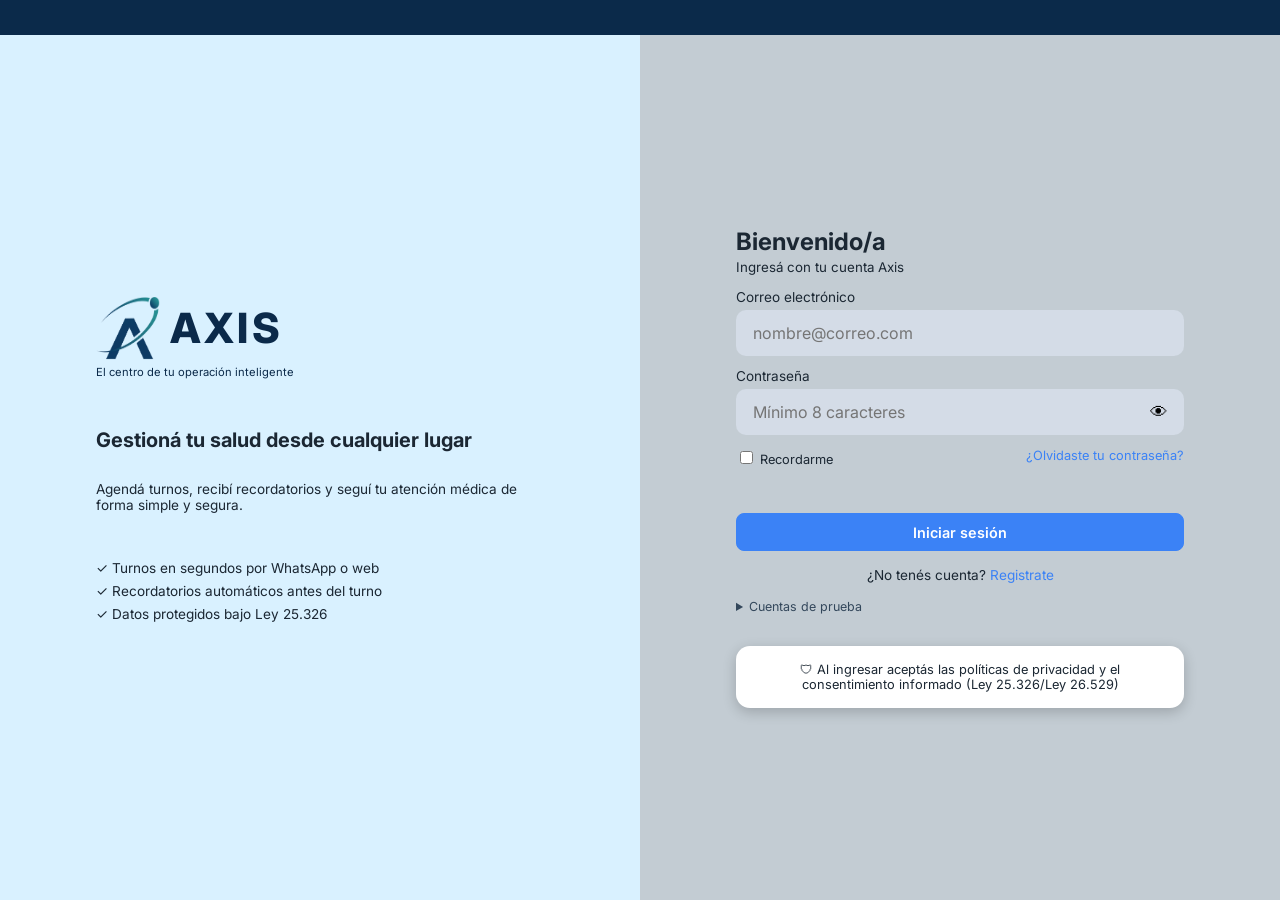
<file: static/index.html>
﻿<!DOCTYPE html>
<html lang="es">
    <head><meta charset="UTF-8">
        <meta name="viewport" content="width=device-width, initial-scale=1">
        <title>Iniciar sesión · AXIS</title><link rel="icon" href="img/logo.png">
        <link href="https://fonts.googleapis.com/css2?family=Inter:wght@400;500;600;700;800&display=swap" rel="stylesheet">
        <link rel="stylesheet" href="css/styles.css">
    </head>
<body data-page="login">
    <header class="topbar" style="padding:1.1rem">
    </header>
<main class="login">
    <section class="left">
        <div>
            <div class="brand">
                <img src="img/logo.png" alt="">AXIS</div><small>El centro de tu operación inteligente</small>
            </div>
        <h2>Gestioná tu salud desde cualquier lugar</h2>
        <p style="font-size:.85rem">Agendá turnos, recibí recordatorios y seguí tu atención médica de forma simple y segura.</p>
        <ul>
            <li>✓ Turnos en segundos por WhatsApp o web</li>
            <li>✓ Recordatorios automáticos antes del turno</li>
            <li>✓ Datos protegidos bajo Ley 25.326</li>
        </ul>
    </section>
    <section class="right"><form id="form" novalidate>
        <h1 style="margin:0">Bienvenido/a</h1><small>Ingresá con tu cuenta Axis</small>
        <p class="okmsg" id="msg" role="status"></p>
        <div class="field"><label for="email">Correo electrónico</label>
            <input id="email" type="email" placeholder="nombre@correo.com" autocomplete="username">
        </div>
        <div class="field"><label for="pass">Contraseña</label>
            <div class="pw">
                <input id="pass" type="password" placeholder="Mínimo 8 caracteres" autocomplete="current-password"><button type="button" class="eye" aria-label="Mostrar contraseña" aria-pressed="false">👁</button>
            </div>
        </div>
            <div class="opts"><label><input type="checkbox" id="rec"> Recordarme</label><a href="#">¿Olvidaste tu contraseña?</a>
            </div>
        <p class="err" id="err" role="alert"></p><button class="btn primary block" type="submit">Iniciar sesión</button>
        <p class="center">¿No tenés cuenta? <a href="registro.html">Registrate</a></p>
        <details class="demo"><summary>Cuentas de prueba</summary>
        <p>martina.lopez@axis.com.ar — Axis2026!
            <br>lucas.benitez@axis.com.ar — lucas12345
            <br>carolina.ruiz@axis.com.ar — Turnos2026</p></details></form>
        <div class="legal">🛡 Al ingresar aceptás las políticas de privacidad y el consentimiento informado (Ley 25.326/Ley 26.529)
        </div>
    </section>
</main>
<script src="js/app.js">

</script>
</body>
</html>
</file>
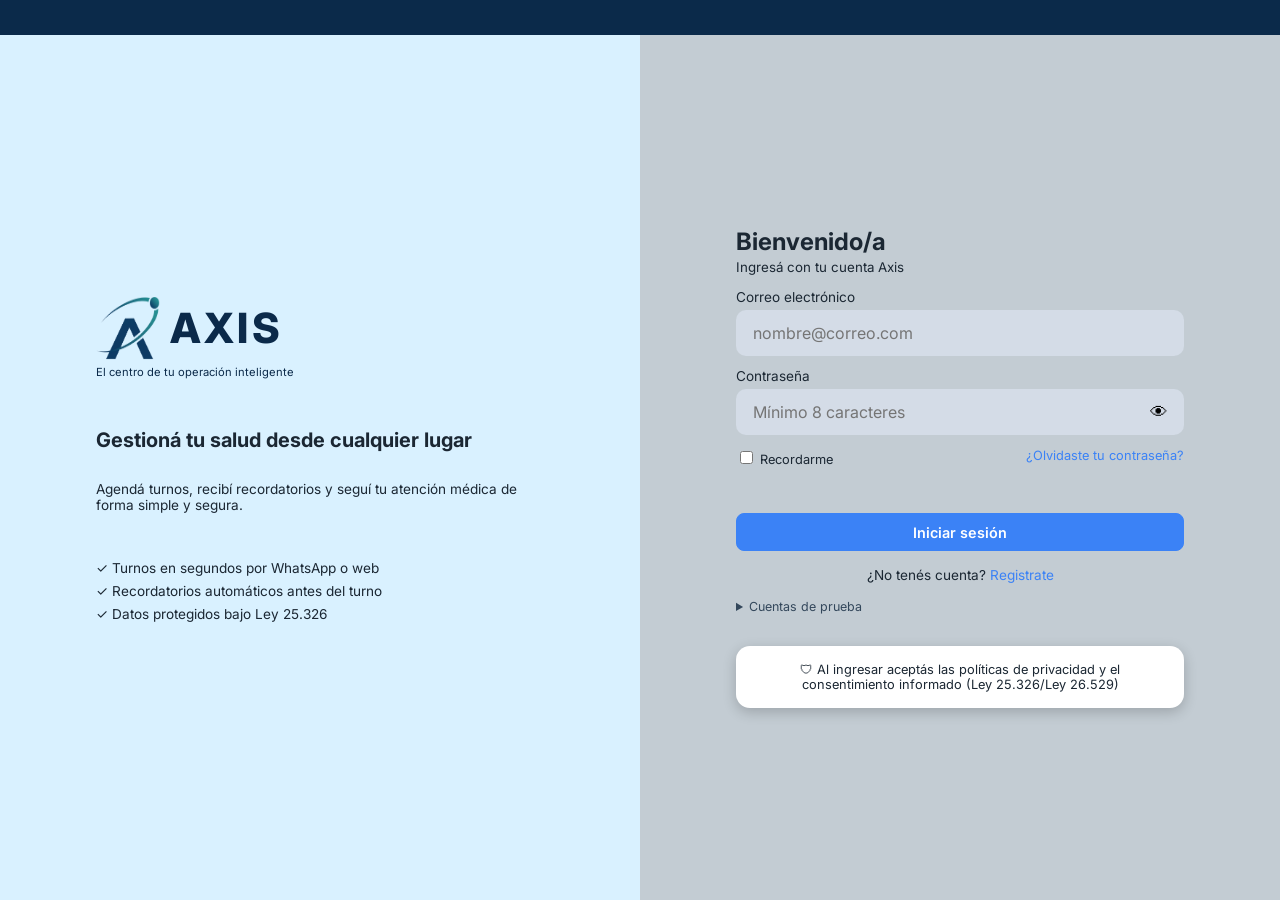
<file: static/confirmar.html>
﻿
<!DOCTYPE html>
<html lang="es">
<head>
  <!-- Configuración general del documento -->
  <meta charset="UTF-8">
  <meta name="viewport" content="width=device-width, initial-scale=1">
  <title>Mis turnos · AXIS</title>

  <!-- Ícono que aparece en la pestaña del navegador -->
  <link rel="icon" href="img/logo.png">

  <!-- Fuente utilizada en toda la plataforma -->
  <link href="https://fonts.googleapis.com/css2?family=Inter:wght@400;500;600;700;800&display=swap" rel="stylesheet">

  <!-- Hoja de estilos principal -->
  <link rel="stylesheet" href="css/styles.css">
</head>

<!-- Identifica la página actual para que JavaScript ejecute la lógica correspondiente -->
<body data-page="turnos">

  <!-- Barra superior con el logo y los datos del usuario -->
  <header class="topbar">
    <a class="brand" href="panel.html">
      <img src="img/logo.png" alt="">AXIS
    </a>

    <div class="user">
      <!-- El avatar y el nombre del usuario se completan desde JavaScript -->
      <div class="avatar" id="av"></div>
      <span class="n" id="un"></span>

      <!-- Enlace para cerrar la sesión y volver al inicio -->
      <a href="index.html" id="salir" style="color:#fff;font-size:.8rem;margin-left:.8rem">Salir</a>
    </div>
  </header>

  <div class="layout">

    <!-- Menú lateral de navegación del paciente -->
    <aside class="sidebar">
      <div>
        <h2>PACIENTE</h2>

        <nav aria-label="Principal">
          <a href="panel.html"><span aria-hidden="true">▦</span>Inicio</a>
          <a href="nuevo-turno.html"><span aria-hidden="true">＋</span>Nuevo turno</a>

          <!-- active indica visualmente cuál es la sección actual -->
          <a href="mis-turnos.html" class="active" aria-current="page"><span aria-hidden="true">▤</span>Mis turnos</a>

          <a href="perfil.html"><span aria-hidden="true">☺</span>Mi perfil</a>

          <!-- Abre WhatsApp en una pestaña nueva con un mensaje inicial -->
          <a href="https://wa.me/5491100000000?text=Hola%20AXIS%2C%20quiero%20agendar%20un%20turno" target="_blank" rel="noopener noreferrer"><span aria-hidden="true">💬</span>Chatbot WA</a>
        </nav>
      </div>

      <!-- Información institucional y legal -->
      <footer>
        © 2026 AXIS — Todos los derechos reservados<br>
        Plataforma protegida bajo Ley 25.326
      </footer>
    </aside>

    <!-- Contenido principal de la página de turnos -->
    <main class="main">

      <!-- Encabezado de la sección y acceso directo para solicitar un nuevo turno -->
      <div class="tabs">
        <h1 style="margin:0 auto 0 0">Mis turnos</h1>
        <a class="btn primary" href="nuevo-turno.html">📅 Nuevo turno</a>
      </div>

      <!-- Filtros para consultar los turnos según su estado o fecha -->
      <div class="tabs">
        <!-- data-v indica a JavaScript qué tipo de turnos debe mostrar -->
        <button class="tab on" data-v="proximos">Próximos</button>
        <button class="tab" data-v="historial">Historial</button>
        <button class="tab" data-v="cancelados">Cancelados</button>
      </div>

      <!-- JavaScript carga aquí los turnos del paciente según el filtro seleccionado -->
      <div id="lista"></div>
    </main>
  </div>

  <!-- Archivo JavaScript encargado de consultar la API, aplicar los filtros y actualizar el listado -->
  <script src="js/app.js"></script>
</body>
</html>
</file>
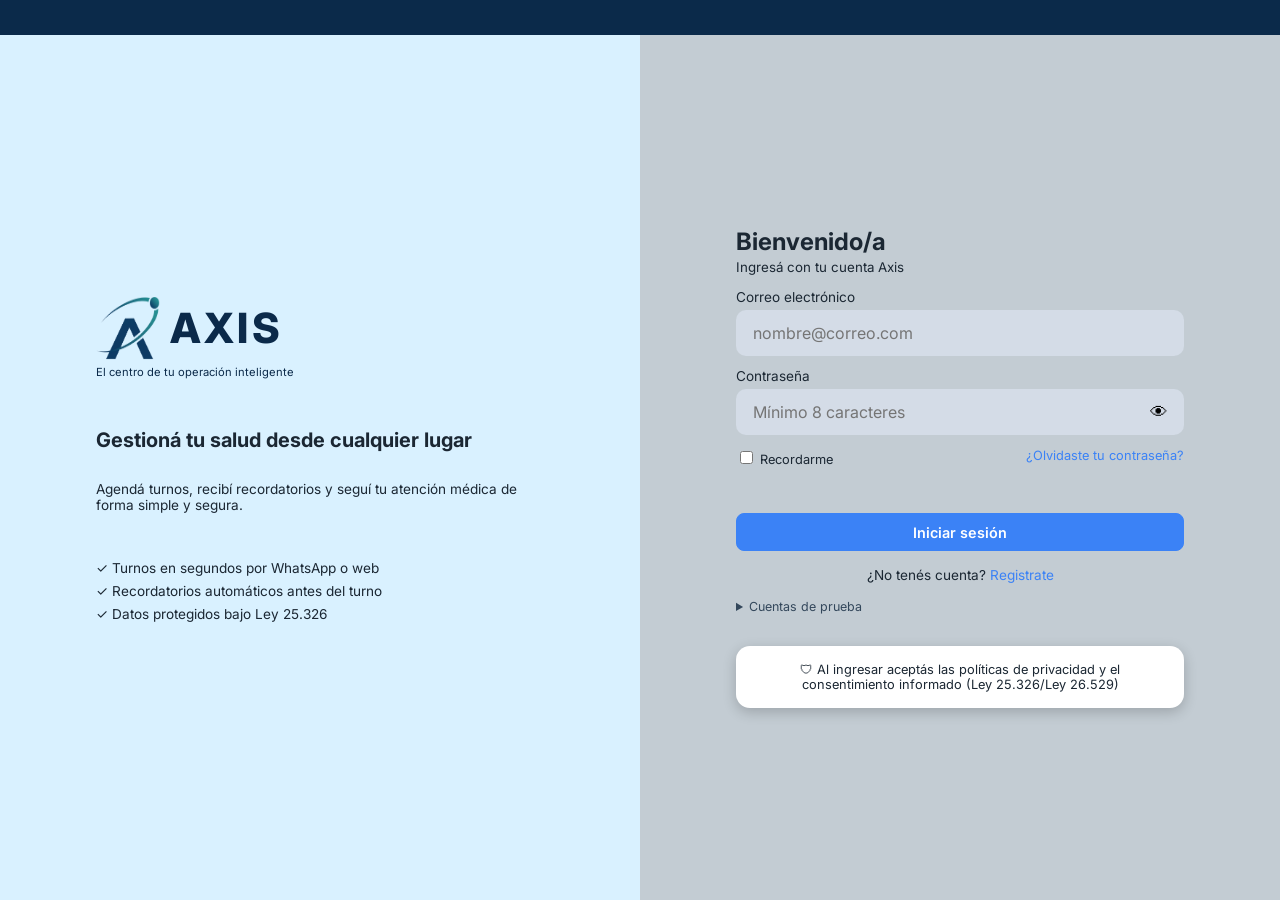
<file: static/mis-turnos.html>
﻿<!DOCTYPE html>
<html lang="es">
<head>
    <meta charset="UTF-8">
    <meta name="viewport" content="width=device-width, initial-scale=1">
    <title>Mis turnos · AXIS</title>
    <link rel="icon" href="img/logo.png">
    <link href="https://fonts.googleapis.com/css2?family=Inter:wght@400;500;600;700;800&display=swap" rel="stylesheet">
    <link rel="stylesheet" href="css/styles.css">
</head>
<body data-page="turnos">
    <header class="topbar">
        <a class="brand" href="panel.html">
            <img src="img/logo.png" alt="">AXIS
        </a>
        <div class="user">
            <div class="avatar" id="av"></div>
            <span class="n" id="un"></span>
            <a href="index.html" id="salir" style="color:#fff;font-size:.8rem;margin-left:.8rem">Salir</a>
        </div>
    </header>
    <div class="layout">
        <aside class="sidebar">
            <div>
                <h2>PACIENTE</h2>
                <nav aria-label="Principal">
                    <a href="panel.html"><span aria-hidden="true">▦</span>Inicio</a>
                    <a href="nuevo-turno.html"><span aria-hidden="true">＋</span>Nuevo turno</a>
                    <a href="mis-turnos.html" class="active" aria-current="page"><span aria-hidden="true">▤</span>Mis turnos</a>
                    <a href="perfil.html"><span aria-hidden="true">☺</span>Mi perfil</a>
                    <a href="https://wa.me/5491100000000?text=Hola%20AXIS%2C%20quiero%20agendar%20un%20turno" target="_blank" rel="noopener noreferrer"><span aria-hidden="true">💬</span>Chatbot WA</a>
                </nav>
            </div>
            <footer>
                © 2026 AXIS — Todos los derechos reservados<br>
                Plataforma protegida bajo Ley 25.326
            </footer>
        </aside>
        <main class="main">
            <div class="tabs">
                <h1 style="margin:0 auto 0 0">Mis turnos</h1>
                <a class="btn primary" href="nuevo-turno.html">📅 Nuevo turno</a>
            </div>
            <div class="tabs">
                <button class="tab on" data-v="proximos">Próximos</button>
                <button class="tab" data-v="historial">Historial</button>
                <button class="tab" data-v="cancelados">Cancelados</button>
            </div>
            <div id="lista"></div>
        </main>
    </div>
    <script src="js/app.js"></script>
</body>
</html>
</file>
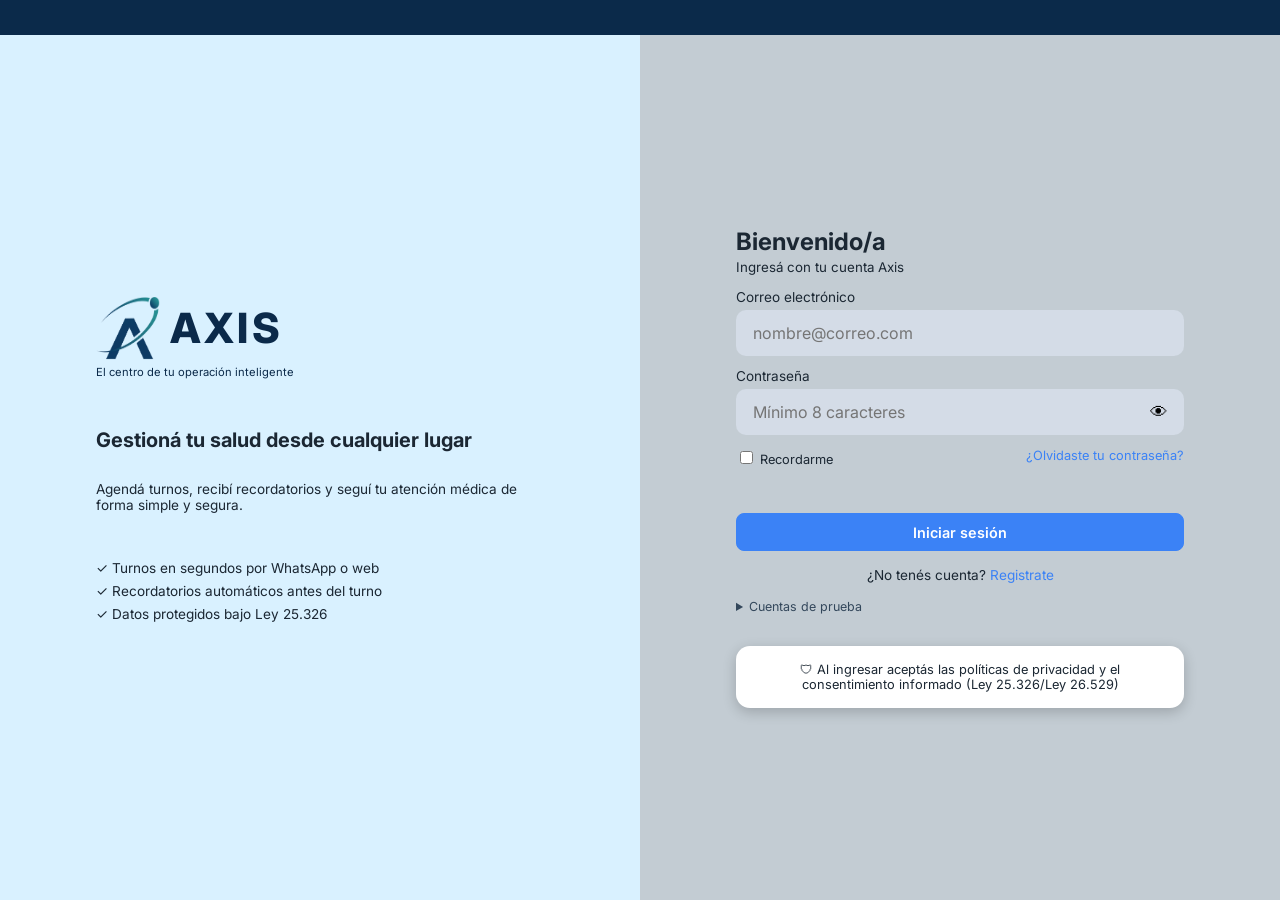
<file: static/nuevo-turno.html>
﻿
<!DOCTYPE html>
<html lang="es">
<head>
    <!-- Configuración general del documento -->
    <meta charset="UTF-8">
    <meta name="viewport" content="width=device-width, initial-scale=1">
    <title>Nuevo turno · AXIS</title>

    <!-- Ícono que aparece en la pestaña del navegador -->
    <link rel="icon" href="img/logo.png">

    <!-- Fuente utilizada en toda la plataforma -->
    <link href="https://fonts.googleapis.com/css2?family=Inter:wght@400;500;600;700;800&display=swap" rel="stylesheet">

    <!-- Hoja de estilos principal -->
    <link rel="stylesheet" href="css/styles.css">
</head>

<!-- data-page permite identificar qué página está abierta desde JavaScript -->
<body data-page="nuevo">

    <!-- Barra superior con el logo y los datos del usuario -->
    <header class="topbar">
        <a class="brand" href="panel.html">
            <img src="img/logo.png" alt="">AXIS
        </a>

        <div class="user">
            <!-- El avatar y el nombre se completan desde JavaScript -->
            <div class="avatar" id="av"></div>
            <span class="n" id="un"></span>

            <!-- Enlace para cerrar la sesión y volver al inicio -->
            <a href="index.html" id="salir" style="color:#fff;font-size:.8rem;margin-left:.8rem">Salir</a>
        </div>
    </header>

    <div class="layout">

        <!-- Menú lateral de navegación del paciente -->
        <aside class="sidebar">
            <div>
                <h2>PACIENTE</h2>

                <nav aria-label="Principal">
                    <a href="panel.html"><span aria-hidden="true">▦</span>Inicio</a>

                    <!-- active indica visualmente cuál es la sección actual -->
                    <a href="nuevo-turno.html" class="active" aria-current="page"><span aria-hidden="true">＋</span>Nuevo turno</a>

                    <a href="mis-turnos.html"><span aria-hidden="true">▤</span>Mis turnos</a>
                    <a href="perfil.html"><span aria-hidden="true">☺</span>Mi perfil</a>

                    <!-- Abre una conversación de WhatsApp en una pestaña nueva -->
                    <a href="https://wa.me/5491100000000?text=Hola%20AXIS%2C%20quiero%20agendar%20un%20turno" target="_blank" rel="noopener noreferrer"><span aria-hidden="true">💬</span>Chatbot WA</a>
                </nav>
            </div>

            <!-- Información institucional y legal -->
            <footer>
                © 2026 AXIS — Todos los derechos reservados<br>
                Plataforma protegida bajo Ley 25.326
            </footer>
        </aside>

        <!-- Contenido principal de la página -->
        <main class="main">

            <!-- Título de la sección y acceso para volver al panel -->
            <h1><a href="panel.html" aria-label="Volver">←</a> Agendar nuevo turno</h1>

            <!-- Indicadores de las etapas del proceso de agendamiento -->
            <div class="steps" aria-hidden="true">
                <div class="step"><i>1</i>Especialidad</div>
                <div class="step"><i>2</i>Profesional</div>
                <div class="step"><i>3</i>Horario</div>
                <div class="step"><i>4</i>Confirmar</div>
            </div>

            <!-- Primer paso: selección de la especialidad médica -->
            <!-- Las opciones se cargan dinámicamente desde JavaScript -->
            <label class="block-title" for="esp">Especialidad</label>
            <select id="esp" class="sel"></select>

            <!-- Segundo paso: selección del profesional -->
            <!-- Se muestra una vez seleccionada la especialidad -->
            <div id="s-prof" class="hidden">
                <label class="block-title" for="prof">Profesional</label>
                <select id="prof" class="sel"></select>
            </div>

            <!-- Tercer paso: selección de fecha y horario -->
            <!-- Esta sección se habilita después de elegir un profesional -->
            <div id="s-fecha" class="hidden">
                <p class="block-title">Seleccioná una fecha disponible</p>

                <!-- Calendario para consultar y seleccionar fechas -->
                <div class="cal">
                    <div class="cal-head">
                        <button id="prev" aria-label="Mes anterior">‹</button>
                        <span id="mes"></span>
                        <button id="next" aria-label="Mes siguiente">›</button>
                    </div>

                    <!-- JavaScript genera los días del calendario dentro de este contenedor -->
                    <div class="grid7" id="dias"></div>
                </div>

                <!-- Muestra los horarios disponibles para la fecha seleccionada -->
                <p class="block-title" id="h-tit"></p>
                <div class="slots" id="slots"></div>
            </div>

            <!-- Botón para avanzar al siguiente paso del agendamiento -->
            <!-- JavaScript controla cuándo se habilita la opción de continuar -->
            <div class="actions">
                <a class="btn dark" id="cont" href="#" aria-disabled="true">Continuar →</a>
            </div>
        </main>
    </div>

    <!-- Archivo JavaScript que controla la lógica del agendamiento -->
    <script src="js/app.js"></script>
</body>
</html>
</file>
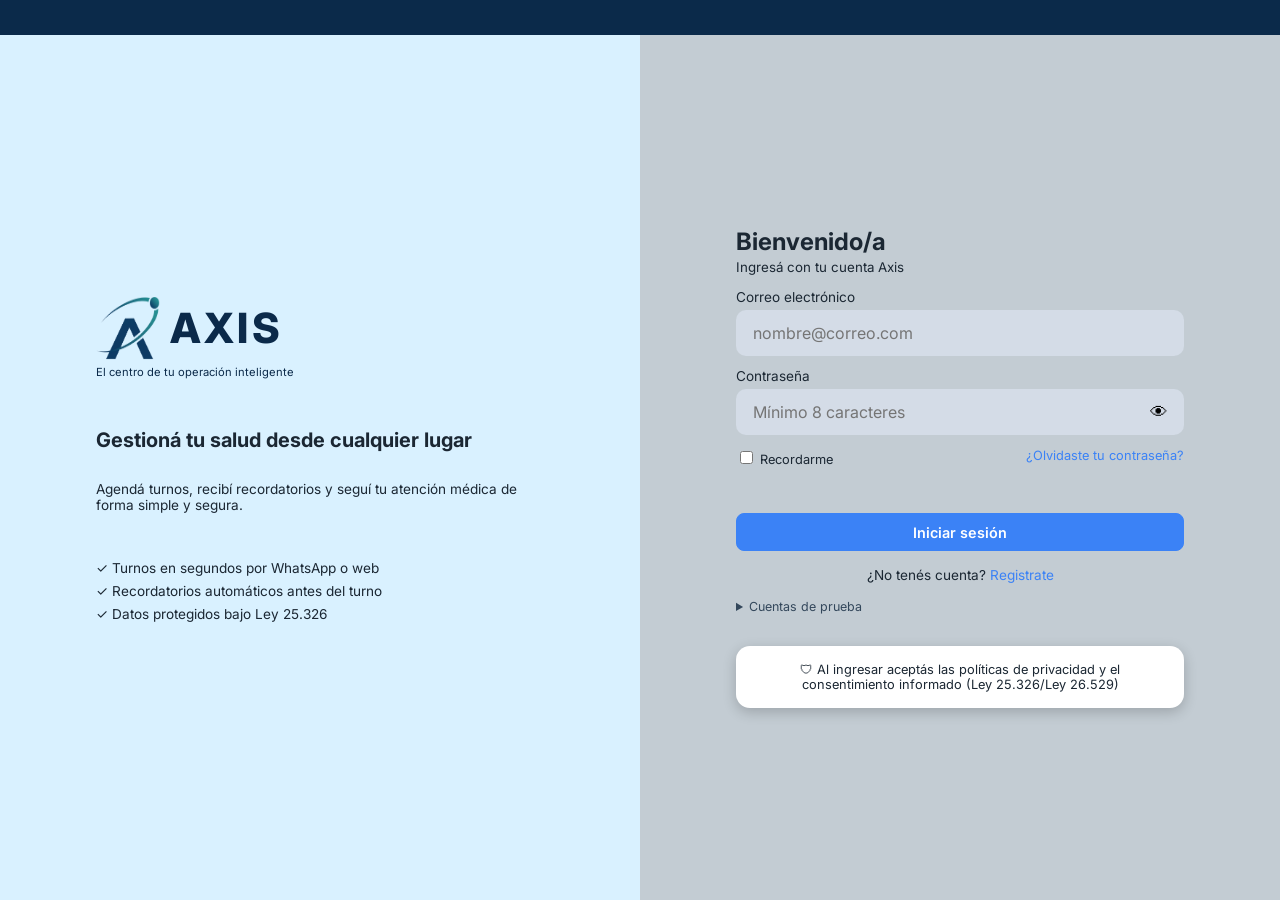
<file: static/panel.html>
﻿
<!DOCTYPE html>
<html lang="es">
<head>
    <!-- Configuración general del documento -->
    <meta charset="UTF-8">
    <meta name="viewport" content="width=device-width, initial-scale=1">
    <title>Inicio · AXIS</title>

    <!-- Ícono que aparece en la pestaña del navegador -->
    <link rel="icon" href="img/logo.png">

    <!-- Fuente utilizada en toda la plataforma -->
    <link href="https://fonts.googleapis.com/css2?family=Inter:wght@400;500;600;700;800&display=swap" rel="stylesheet">

    <!-- Hoja de estilos principal -->
    <link rel="stylesheet" href="css/styles.css">
</head>

<!-- Identifica la página actual para que JavaScript ejecute la lógica correspondiente -->
<body data-page="panel">

    <!-- Barra superior con el logo y los datos del usuario -->
    <header class="topbar">
        <a class="brand" href="panel.html">
            <img src="img/logo.png" alt="">AXIS
        </a>

        <div class="user">
            <!-- El avatar y el nombre del usuario se completan desde JavaScript -->
            <div class="avatar" id="av"></div>
            <span class="n" id="un"></span>

            <!-- Enlace para cerrar la sesión y volver al inicio -->
            <a href="index.html" id="salir" style="color:#fff;font-size:.8rem;margin-left:.8rem">Salir</a>
        </div>
    </header>

    <div class="layout">

        <!-- Menú lateral de navegación del paciente -->
        <aside class="sidebar">
            <div>
                <h2>PACIENTE</h2>

                <nav aria-label="Principal">
                    <!-- active indica visualmente cuál es la sección actual -->
                    <a href="panel.html" class="active" aria-current="page"><span aria-hidden="true">▦</span>Inicio</a>

                    <a href="nuevo-turno.html"><span aria-hidden="true">＋</span>Nuevo turno</a>
                    <a href="mis-turnos.html"><span aria-hidden="true">▤</span>Mis turnos</a>
                    <a href="perfil.html"><span aria-hidden="true">☺</span>Mi perfil</a>

                    <!-- Abre WhatsApp en una pestaña nueva con un mensaje inicial -->
                    <a href="https://wa.me/5491100000000?text=Hola%20AXIS%2C%20quiero%20agendar%20un%20turno" target="_blank" rel="noopener noreferrer"><span aria-hidden="true">💬</span>Chatbot WA</a>
                </nav>
            </div>

            <!-- Información institucional y legal -->
            <footer>
                © 2026 AXIS — Todos los derechos reservados<br>
                Plataforma protegida bajo Ley 25.326
            </footer>
        </aside>

        <!-- Contenido principal del panel del paciente -->
        <main class="main">

            <!-- Bienvenida personalizada y acceso directo al agendamiento -->
            <section class="hero">
                <div>
                    <small>Buen día,</small>

                    <!-- Muestra el nombre del paciente obtenido desde el backend -->
                    <h2 id="nombre">&nbsp;</h2>

                    <span class="q">¿Necesitás un turno médico hoy?</span>
                </div>

                <a class="btn primary" href="nuevo-turno.html">📅 Agendar turno</a>
            </section>

            <!-- Resumen de la actividad del paciente -->
            <section class="stats">
                <div class="stat">
                    <!-- Cantidad de turnos pendientes o confirmados con fecha actual o futura -->
                    <b id="n-prox">–</b>Turnos próximos
                </div>

                <div class="stat">
                    <!-- Cantidad de turnos que ya fueron realizados -->
                    <b id="n-real">–</b>Turnos realizados
                </div>

                <div class="stat">
                    <!-- Cantidad de turnos próximos que se encuentran confirmados -->
                    <b id="n-rec">–</b>Recordatorio activo
                </div>
            </section>

            <!-- Listado resumido de los próximos turnos del paciente -->
            <section class="panel">
                <header>
                    <span>Próximos turnos</span>
                    <a href="mis-turnos.html">Ver todos</a>
                </header>

                <!-- JavaScript consulta los próximos turnos del paciente y muestra los resultados -->
                <div id="lista"></div>
            </section>

            <!-- Acceso directo al canal de atención por WhatsApp -->
            <a class="wa" href="https://wa.me/5491100000000?text=Hola%20AXIS%2C%20quiero%20agendar%20un%20turno" target="_blank" rel="noopener noreferrer">
                <img class="ico" src="img/whatsapp.png" alt="WhatsApp">

                <span style="flex:1">
                    <b>Agendá por WhatsApp</b>
                    <small>Escribinos y el chatbot te asigna un turno en segundos</small>
                </span>
                →
            </a>
        </main>
    </div>

    <!-- Archivo JavaScript encargado de consultar la API y actualizar el contenido del panel -->
    <script src="js/app.js"></script>
</body>
</html>
</file>
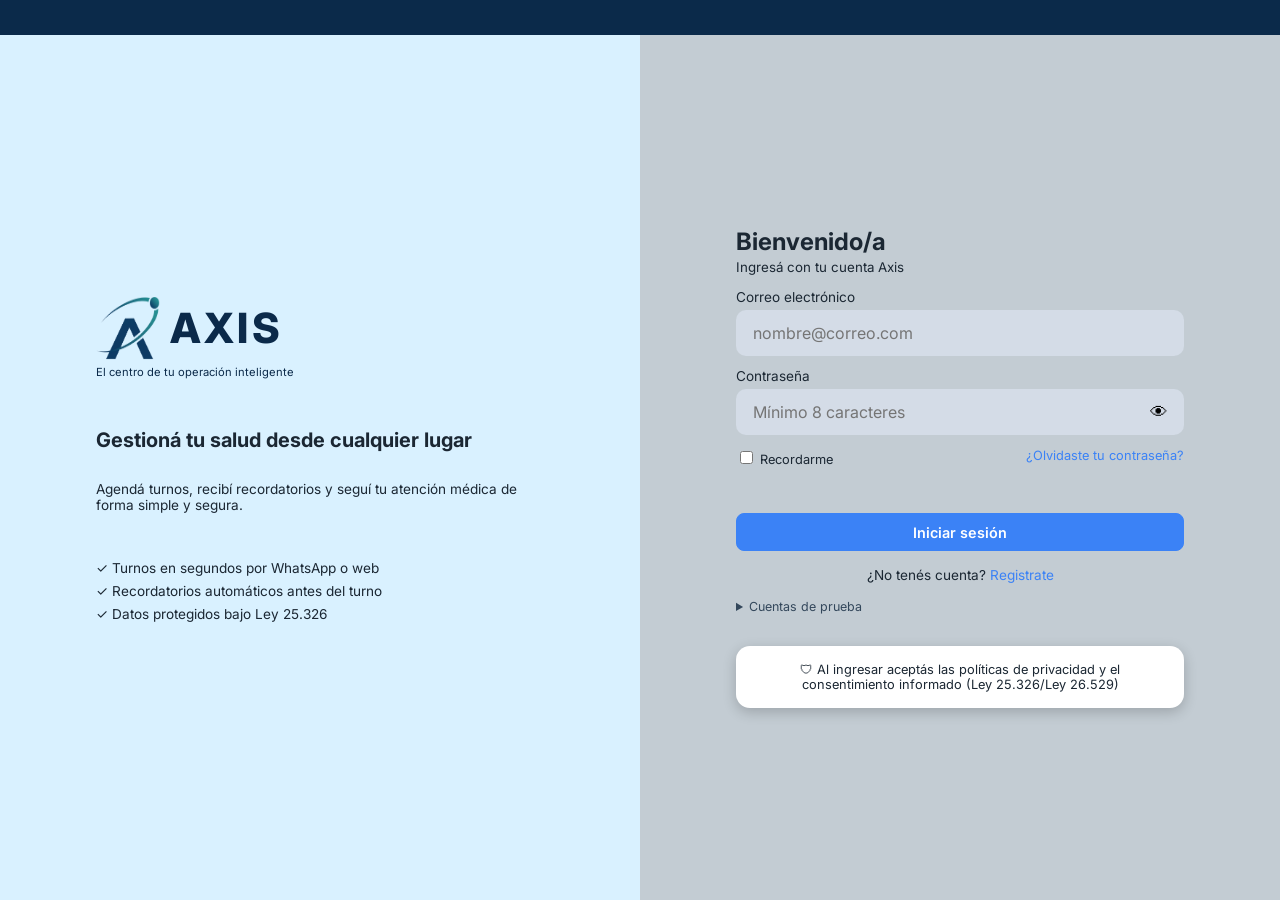
<file: static/perfil.html>
﻿
<!DOCTYPE html>
<html lang="es">
<head>
    <!-- Configuración general del documento -->
    <meta charset="UTF-8">
    <meta name="viewport" content="width=device-width, initial-scale=1">
    <title>Mi perfil · AXIS</title>

    <!-- Ícono que aparece en la pestaña del navegador -->
    <link rel="icon" href="img/logo.png">

    <!-- Fuente utilizada en toda la plataforma -->
    <link href="https://fonts.googleapis.com/css2?family=Inter:wght@400;500;600;700;800&display=swap" rel="stylesheet">

    <!-- Hoja de estilos principal -->
    <link rel="stylesheet" href="css/styles.css">
</head>

<!-- Identifica la página actual para que JavaScript ejecute la lógica correspondiente -->
<body data-page="perfil">

    <!-- Barra superior con el logo y los datos del usuario -->
    <header class="topbar">
        <a class="brand" href="panel.html">
            <img src="img/logo.png" alt="">AXIS
        </a>

        <div class="user">
            <!-- El avatar y el nombre del usuario se completan desde JavaScript -->
            <div class="avatar" id="av"></div>
            <span class="n" id="un"></span>

            <!-- Enlace para cerrar la sesión y volver al inicio -->
            <a href="index.html" id="salir" style="color:#fff;font-size:.8rem;margin-left:.8rem">Salir</a>
        </div>
    </header>

    <div class="layout">

        <!-- Menú lateral de navegación del paciente -->
        <aside class="sidebar">
            <div>
                <h2>PACIENTE</h2>

                <nav aria-label="Principal">
                    <a href="panel.html"><span aria-hidden="true">▦</span>Inicio</a>
                    <a href="nuevo-turno.html"><span aria-hidden="true">＋</span>Nuevo turno</a>
                    <a href="mis-turnos.html"><span aria-hidden="true">▤</span>Mis turnos</a>

                    <!-- active indica visualmente cuál es la sección actual -->
                    <a href="perfil.html" class="active" aria-current="page"><span aria-hidden="true">☺</span>Mi perfil</a>

                    <!-- Abre WhatsApp en una pestaña nueva con un mensaje inicial -->
                    <a href="https://wa.me/5491100000000?text=Hola%20AXIS%2C%20quiero%20agendar%20un%20turno" target="_blank" rel="noopener noreferrer"><span aria-hidden="true">💬</span>Chatbot WA</a>
                </nav>
            </div>

            <!-- Información institucional y legal -->
            <footer>
                © 2026 AXIS — Todos los derechos reservados<br>
                Plataforma protegida bajo Ley 25.326
            </footer>
        </aside>

        <!-- Contenido principal de la página de perfil -->
        <main class="main">
            <h1>Mi perfil</h1>

            <!-- JavaScript carga aquí los datos personales del paciente obtenidos desde el backend -->
            <section class="panel" id="datos"></section>
        </main>
    </div>

    <!-- Archivo JavaScript encargado de consultar la API y mostrar la información del perfil -->
    <script src="js/app.js"></script>
</body>
</html>
</file>
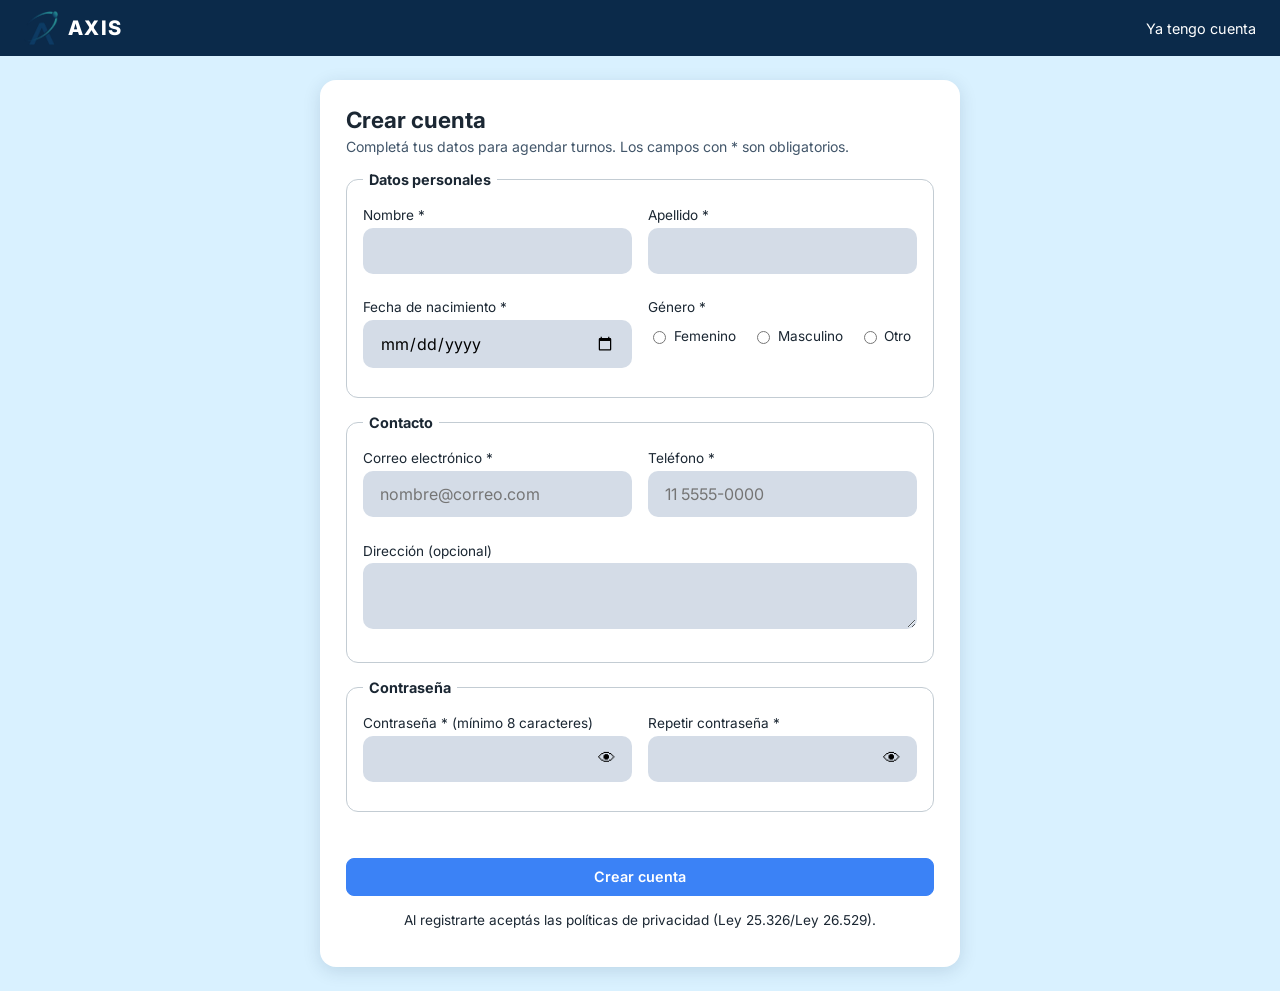
<file: static/registro.html>
﻿
<!DOCTYPE html>
<html lang="es">
<head>
    <!-- Configuración general del documento -->
    <meta charset="UTF-8">
    <meta name="viewport" content="width=device-width, initial-scale=1">
    <title>Crear cuenta · AXIS</title>

    <!-- Ícono que aparece en la pestaña del navegador -->
    <link rel="icon" href="img/logo.png">

    <!-- Fuente utilizada en toda la plataforma -->
    <link href="https://fonts.googleapis.com/css2?family=Inter:wght@400;500;600;700;800&display=swap" rel="stylesheet">

    <!-- Hoja de estilos principal -->
    <link rel="stylesheet" href="css/styles.css">
</head>

<!-- Identifica la página actual para que JavaScript ejecute la lógica correspondiente -->
<body data-page="registro">

    <!-- Barra superior con el logo y el acceso para quienes ya tienen una cuenta -->
    <header class="topbar">
        <a class="brand" href="index.html">
            <img src="img/logo.png" alt="">AXIS
        </a>

        <!-- Permite volver a la pantalla de inicio de sesión -->
        <a href="index.html" style="color:#fff;font-size:.9rem">Ya tengo cuenta</a>
    </header>

    <!-- Contenedor principal del formulario de registro -->
    <main class="reg">

        <!-- Formulario utilizado para recopilar los datos del nuevo paciente -->
        <form id="form" class="regcard">
            <h1>Crear cuenta</h1>
            <p class="sub">Completá tus datos para agendar turnos. Los campos con * son obligatorios.</p>
            
            <!-- Grupo de campos correspondientes a la información personal -->
            <fieldset>
                <legend>Datos personales</legend>

                <!-- Organiza los campos en dos columnas -->
                <div class="grid2">
                    <div class="field">
                        <label for="nombre">Nombre *</label>
                        <input id="nombre" name="nombre" type="text" required autocomplete="given-name">
                    </div>

                    <div class="field">
                        <label for="apellido">Apellido *</label>
                        <input id="apellido" name="apellido" type="text" required autocomplete="family-name">
                    </div>

                    <div class="field">
                        <label for="nac">Fecha de nacimiento *</label>
                        <input id="nac" name="nacimiento" type="date" min="1900-01-01" required>
                    </div>

                    <div class="field">
                        <span class="lbl">Género *</span>

                        <!-- Permite seleccionar una sola opción entre las disponibles -->
                        <div class="radios">
                            <label><input type="radio" name="genero" value="Femenino" required> Femenino</label>
                            <label><input type="radio" name="genero" value="Masculino"> Masculino</label>
                            <label><input type="radio" name="genero" value="Otro"> Otro</label>
                        </div>
                    </div>
                </div>
            </fieldset>
            
            <!-- Grupo de campos destinados a los medios de contacto del paciente -->
            <fieldset>
                <legend>Contacto</legend>

                <div class="grid2">
                    <div class="field">
                        <label for="email">Correo electrónico *</label>
                        <input id="email" name="email" type="email" required autocomplete="email" placeholder="nombre@correo.com">
                    </div>

                    <div class="field">
                        <label for="tel">Teléfono *</label>

                        <!-- Acepta números y algunos caracteres habituales en los teléfonos -->
                        <input id="tel" name="telefono" type="tel" required pattern="[0-9+\s\-()]{8,}" title="Mínimo 8 números" autocomplete="tel" placeholder="11 5555-0000">
                    </div>

                    <div class="field full">
                        <label for="dir">Dirección (opcional)</label>
                        <textarea id="dir" name="direccion" rows="2" autocomplete="street-address"></textarea>
                    </div>
                </div>
            </fieldset>
            
            <!-- Grupo de campos para establecer y confirmar la contraseña -->
            <fieldset>
                <legend>Contraseña</legend>

                <div class="grid2">
                    <div class="field">
                        <label for="pass">Contraseña * (mínimo 8 caracteres)</label>

                        <div class="pw">
                            <!-- La contraseña se oculta inicialmente mientras se escribe -->
                            <input id="pass" type="password" minlength="8" required autocomplete="new-password">

                            <!-- Permite mostrar u ocultar el contenido del campo -->
                            <button type="button" class="eye" aria-label="Mostrar contraseña" aria-pressed="false">👁</button>
                        </div>
                    </div>

                    <div class="field">
                        <label for="pass2">Repetir contraseña *</label>

                        <div class="pw">
                            <!-- Campo para volver a ingresar la contraseña y comprobar que coincida -->
                            <input id="pass2" type="password" minlength="8" required autocomplete="new-password">

                            <!-- Permite mostrar u ocultar el contenido del campo -->
                            <button type="button" class="eye" aria-label="Mostrar contraseña" aria-pressed="false">👁</button>
                        </div>
                    </div>
                </div>
            </fieldset>
            
            <!-- Espacio donde JavaScript muestra los errores que se produzcan durante el registro -->
            <p class="err" id="err" role="alert"></p>

            <!-- Envía el formulario para validar los datos y solicitar la creación de la cuenta -->
            <button class="btn primary block" type="submit">Crear cuenta</button>

            <!-- Información sobre las normas de privacidad aplicables al tratamiento de los datos -->
            <p class="center">Al registrarte aceptás las políticas de privacidad (Ley 25.326/Ley 26.529).</p>
        </form>
    </main>

    <!-- Archivo JavaScript encargado de validar el formulario y comunicarse con el backend -->
    <script src="js/app.js"></script>
</body>
</html>
</file>
<file: static/css/styles.css>
/* Variables globales: permiten mantener los mismos colores y la misma tipografía en toda la plataforma */
:root {
  --navy: #0b2a4a;
  --sky: #d9f1ff;
  --steel: #c3ccd3;
  --blue: #3b82f6;
  --teal: #19b5a5;
  --amber: #f59e0b;
  --red: #c62828;
  --ink: #1b2733;
  --line: #8a97a3;
  --font: "Inter",system-ui,-apple-system,"Segoe UI",Roboto,sans-serif;
}

/* Aplica el cálculo del tamaño de los elementos incluyendo el padding y el borde */
* {
  box-sizing: border-box;
}

/* Configuración general de la página */
body {
  margin: 0;
  font-family: var(--font);
  color: var(--ink);
  background: var(--sky);
  min-height: 100vh;
  display: flex;
  flex-direction: column;
}

/* Estilo general de los enlaces */
a {
  color: var(--blue);
  text-decoration: none;
}

/* Resalta los elementos cuando se navega utilizando el teclado */
:focus-visible {
  outline: 3px solid var(--teal);
  outline-offset: 2px;
}

/* Logo y nombre de AXIS */
.brand {
  display: flex;
  align-items: center;
  gap: .6rem;
  color: #fff;
  font-weight: 800;
  letter-spacing: .08em;
  font-size: 1.25rem;
}

/* Tamaño de la imagen del logo */
.brand img {
  width: 34px;
  height: 34px;
}

/* Barra superior de navegación */
.topbar {
  background: var(--navy);
  color: #fff;
  display: flex;
  align-items: center;
  justify-content: space-between;
  padding: .7rem 1.5rem;
}

/* Contenedor de los datos del usuario en la barra superior */
.user {
  display: flex;
  align-items: center;
  gap: .6rem;
  font-weight: 600;
}

/* Avatar circular del usuario */
.avatar {
  background: var(--blue);
  color: #fff;
  border-radius: 50%;
  width: 34px;
  height: 34px;
  display: grid;
  place-items: center;
  font-size: .8rem;
  font-weight: 700;
}

/* Distribuye el menú lateral y el contenido principal en dos columnas */
.layout {
  display: grid;
  grid-template-columns: 230px 1fr;
  flex: 1;
}

/* Menú lateral de navegación */
.sidebar {
  background: var(--steel);
  padding: 1.5rem 0 1rem;
  display: flex;
  flex-direction: column;
  justify-content: space-between;
}

/* Título que identifica la sección del menú lateral */
.sidebar h2 {
  font-size: .95rem;
  margin: 0 1.5rem 1rem;
  letter-spacing: .05em;
}

/* Distribución y apariencia de las opciones del menú */
.sidebar nav a {
  display: flex;
  gap: .7rem;
  align-items: center;
  padding: .7rem 1.5rem;
  color: var(--ink);
  font-size: .9rem;
}

/* Diferencia visualmente la opción correspondiente a la página actual */
.sidebar nav a.active {
  background: #fff;
  font-weight: 600;
  border: 1px solid var(--ink);
  margin-right: -1px;
}

/* Cambia el fondo de las opciones al pasar el cursor */
.sidebar nav a:hover {
  background: #ffffff80;
}

/* Información institucional ubicada al pie del menú lateral */
.sidebar footer {
  font-size: .65rem;
  padding: 0 1.5rem;
  line-height: 1.5;
}

/* Área donde se muestra el contenido de cada página */
.main {
  padding: 1.5rem;
  max-width: 960px;
  width: 100%;
}

/* Título principal de las páginas */
.main h1 {
  font-size: 1.35rem;
  margin: 0 0 1rem;
}

/* Panel destacado de bienvenida en la página de inicio */
.hero {
  background: var(--navy);
  color: #fff;
  border-radius: 14px;
  padding: 1.3rem 1.5rem;
  display: flex;
  justify-content: space-between;
  align-items: center;
  gap: 1rem;
  flex-wrap: wrap;
}

/* Texto introductorio del panel de bienvenida */
.hero small {
  display: block;
}

/* Nombre del paciente en el panel de bienvenida */
.hero h2 {
  margin: .2rem 0;
}

/* Texto secundario del panel de bienvenida */
.hero .q {
  color: var(--teal);
  font-size: .9rem;
}

/* Estilo general de los botones */
.btn {
  display: inline-flex;
  align-items: center;
  justify-content: center;
  gap: .5rem;
  border: 1.5px solid var(--ink);
  background: #fff;
  color: var(--ink);
  padding: .6rem 1.1rem;
  border-radius: 8px;
  font: 600 .9rem var(--font);
  cursor: pointer;
}

/* Botón principal, utilizado para destacar las acciones más importantes */
.btn.primary {
  background: var(--blue);
  border-color: var(--blue);
  color: #fff;
}

/* Variante oscura del botón */
.btn.dark {
  background: var(--navy);
  border-color: var(--navy);
  color: #fff;
}

/* Variante para acciones que pueden tener consecuencias, como cancelar un turno */
.btn.danger {
  border-color: var(--red);
  color: var(--red);
}

/* Hace que el botón ocupe todo el ancho disponible */
.btn.block {
  width: 100%;
}

/* Atenúa los botones que no están disponibles para la interacción */
.btn[aria-disabled=true] {
  opacity: .45;
  pointer-events: none;
}

/* Distribuye las tarjetas con los indicadores del resumen del paciente */
.stats {
  display: grid;
  grid-template-columns: repeat(3,1fr);
  gap: 1rem;
  margin: 1.2rem 0;
}

/* Apariencia de cada tarjeta de estadísticas */
.stat {
  background: var(--steel);
  border-radius: 12px;
  padding: 1rem;
  text-align: center;
  font-size: .9rem;
}

/* Destaca el número mostrado en cada indicador */
.stat b {
  display: block;
  font-size: 1.6rem;
}

/* Contenedor general de información, utilizado en distintas secciones */
.panel {
  background: var(--sky);
  border: 1.5px solid var(--ink);
  border-radius: 12px;
  overflow: hidden;
}

/* Encabezado de los paneles */
.panel>header {
  display: flex;
  justify-content: space-between;
  padding: .8rem 1rem;
  font-weight: 600;
  border-bottom: 1.5px solid var(--ink);
  font-size: .9rem;
}

/* Fila de información, utilizada por ejemplo para mostrar turnos */
.row {
  display: flex;
  justify-content: space-between;
  align-items: center;
  gap: 1rem;
  padding: .9rem 1rem;
  border-bottom: 1px solid #9bb4c4;
}

/* Quita el borde inferior de la última fila */
.row:last-child {
  border: 0;
}

/* Texto secundario dentro de cada fila */
.row small {
  color: #42566a;
  display: block;
}

/* Etiquetas que muestran el estado de un turno */
.badge {
  padding: .35rem .9rem;
  border-radius: 8px;
  font-size: .8rem;
  font-weight: 700;
  background: var(--steel);
  white-space: nowrap;
}

/* Colores para diferenciar visualmente los distintos estados de los turnos */
.badge.Confirmado {
  color: #0e8a7d;
}

.badge.Pendiente {
  color: #b86e00;
}

.badge.Cancelado {
  color: var(--red);
}

.badge.Realizado {
  color: #42566a;
}

/* Acceso directo al canal de atención por WhatsApp */
.wa {
  display: flex;
  align-items: center;
  gap: .8rem;
  background: #fff;
  border: 1.5px solid var(--ink);
  border-radius: 10px;
  padding: .8rem 1rem;
  margin-top: 1rem;
  color: var(--ink);
}

/* Ícono de WhatsApp dentro del acceso directo */
.wa .ico {
  background: #25d366;
  color: #fff;
  border-radius: 50%;
  width: 34px;
  height: 34px;
  display: grid;
  place-items: center;
  font-weight: 700;
}

/* Texto secundario del acceso a WhatsApp */
.wa small {
  display: block;
  color: #42566a;
}

/* Indicadores de las etapas del proceso de reserva de un turno */
.steps {
  display: flex;
  gap: .5rem;
  margin-bottom: 1.2rem;
}

/* Apariencia de cada etapa del proceso */
.step {
  flex: 1;
  text-align: center;
  font-size: .85rem;
  font-weight: 600;
  border-bottom: 2px solid var(--line);
  padding-bottom: .4rem;
}

/* Número que identifica cada etapa */
.step i {
  display: grid;
  place-items: center;
  margin: 0 auto .3rem;
  width: 28px;
  height: 28px;
  border-radius: 50%;
  background: var(--steel);
  font-style: normal;
  color: var(--ink);
}

/* Marca la etapa que se está realizando */
.step.on {
  border-color: var(--blue);
}

.step.on i {
  background: var(--blue);
  color: #fff;
}

/* Marca las etapas que ya fueron completadas */
.step.done i {
  background: var(--teal);
  color: #fff;
}

/* Títulos secundarios utilizados para separar secciones de contenido */
.block-title {
  font-size: .85rem;
  margin: 1.2rem 0 .5rem;
  color: #42566a;
}

/* Contenedor flexible para agrupar opciones */
.chips {
  display: flex;
  flex-wrap: wrap;
  gap: .6rem;
}

/* Botones de selección, por ejemplo para elegir una especialidad o profesional */
.chip {
  border: 1.5px solid var(--ink);
  background: #fff;
  border-radius: 10px;
  padding: .55rem 1rem;
  font: 600 .85rem var(--font);
  cursor: pointer;
  text-align: left;
}

/* Diferencia la opción que fue seleccionada */
.chip.sel {
  background: var(--blue);
  border-color: var(--blue);
  color: #fff;
}

/* Texto secundario dentro de las opciones */
.chip small {
  display: block;
  font-weight: 400;
}

/* Contenedor principal del calendario */
.cal {
  border: 1.5px solid var(--ink);
  border-radius: 14px;
  padding: 1rem;
}

/* Encabezado del calendario, con el mes y los controles de navegación */
.cal-head {
  display: flex;
  justify-content: space-between;
  align-items: center;
  margin-bottom: .6rem;
  font-weight: 600;
}

/* Botones para cambiar de mes */
.cal-head button {
  border: 0;
  background: none;
  font-size: 1.3rem;
  cursor: pointer;
  padding: .2rem .7rem;
}

/* Distribuye los días del calendario en siete columnas */
.grid7 {
  display: grid;
  grid-template-columns: repeat(7,1fr);
  gap: .3rem;
  text-align: center;
}

/* Nombres de los días de la semana */
.grid7 b {
  font-size: .8rem;
  padding: .3rem;
}

/* Apariencia de cada día del calendario */
.day {
  border: 0;
  background: none;
  border-radius: 50%;
  aspect-ratio: 1;
  max-width: 46px;
  width: 100%;
  margin: auto;
  font: 500 .9rem var(--font);
  cursor: pointer;
}

/* Días que no pueden seleccionarse */
.day:disabled {
  color: #9aa6b0;
  cursor: not-allowed;
}

/* Día seleccionado en el calendario */
.day.sel {
  background: var(--blue);
  color: #fff;
  font-weight: 700;
}

/* Contenedor de los horarios disponibles */
.slots {
  display: flex;
  flex-wrap: wrap;
  gap: .6rem;
}

/* Botón correspondiente a cada horario */
.slot {
  border: 1.5px solid var(--ink);
  background: #fff;
  border-radius: 10px;
  padding: .5rem 1rem;
  font: 600 .9rem var(--font);
  cursor: pointer;
}

/* Horario seleccionado */
.slot.sel {
  background: var(--blue);
  color: #fff;
  border-color: var(--navy);
}

/* Contenedor de botones de acción */
.actions {
  display: flex;
  justify-content: flex-end;
  gap: .8rem;
  margin-top: 1.2rem;
}

/* Oculta elementos que no deben mostrarse en ese momento */
.hidden {
  display: none!important;
}

/* Resumen de los datos seleccionados antes de confirmar una acción */
.summary {
  background: #fff;
  border: 1.5px solid var(--navy);
  border-radius: 12px;
  overflow: hidden;
}

/* Encabezado del resumen */
.summary>h3 {
  margin: 0;
  background: var(--navy);
  color: #fff;
  padding: .7rem 1rem;
  font-size: .85rem;
}

/* Distribuye los datos del resumen en dos columnas */
.summary dl {
  display: grid;
  grid-template-columns: 1fr 1fr;
  gap: 1rem;
  padding: 1rem;
  margin: 0;
}

/* Descripción de cada dato del resumen */
.summary dt {
  font-size: .75rem;
  color: #42566a;
}

/* Valor correspondiente a cada dato */
.summary dd {
  margin: 0;
  font-weight: 700;
}

/* Recuadro para mostrar información o aclaraciones al paciente */
.info {
  background: #fff;
  border: 1.5px solid var(--ink);
  border-radius: 10px;
  padding: .8rem 1rem;
  margin-top: 1rem;
  font-size: .85rem;
  display: flex;
  gap: .7rem;
}

/* Recuadro para organizar información y opciones de recordatorio */
.remind {
  background: var(--sky);
  border: 1px solid var(--teal);
  border-radius: 10px;
  padding: .8rem 1rem;
  margin-top: 1rem;
  display: grid;
  grid-template-columns: 1fr 1fr;
  gap: 1rem;
  font-size: .85rem;
  line-height: 1.6;
}

/* Contenedor de las pestañas para filtrar o cambiar la vista de los turnos */
.tabs {
  display: flex;
  gap: .6rem;
  margin-bottom: 1rem;
  flex-wrap: wrap;
  align-items: center;
}

/* Apariencia de cada pestaña */
.tab {
  border: 0;
  background: var(--steel);
  padding: .5rem 1.2rem;
  border-radius: 8px;
  font: 600 .85rem var(--font);
  cursor: pointer;
}

/* Diferencia visualmente la pestaña seleccionada */
.tab.on {
  background: var(--navy);
  color: #fff;
}

/* Tarjeta individual utilizada para mostrar la información de un turno */
.tcard {
  background: var(--sky);
  border: 1.5px solid var(--ink);
  border-radius: 14px;
  padding: 1rem;
  margin-bottom: 1rem;
}

/* Título de cada tarjeta de turno */
.tcard h3 {
  margin: 0;
}

/* Distribuye los datos del turno, como fecha, hora y profesional */
.tcard .meta {
  display: flex;
  gap: 1.2rem;
  flex-wrap: wrap;
  margin: .7rem 0;
  font-size: .9rem;
}

/* Organiza el encabezado de la tarjeta y el estado del turno */
.tcard .head {
  display: flex;
  justify-content: space-between;
  gap: 1rem;
  align-items: flex-start;
}

/* Mensajes informativos que acompañan las tarjetas de turno */
.note {
  border-radius: 10px;
  padding: .7rem 1rem;
  font-size: .85rem;
  margin-bottom: .8rem;
}

/* Estilo para mensajes de información positiva */
.note.ok {
  background: #aeeaea;
}

/* Estilo para mensajes de advertencia */
.note.warn {
  background: #ddd6c4;
}

/* Contenedor de botones disponibles para cada turno */
.tcard .btns {
  display: flex;
  gap: .8rem;
  flex-wrap: wrap;
}

/* Distribuye los botones para que aprovechen el espacio disponible */
.tcard .btns>* {
  flex: 1;
  min-width: 140px;
}

/* Mensaje que se muestra cuando no hay información para listar */
.empty {
  text-align: center;
  padding: 2rem;
  color: #42566a;
}

/* Mensaje emergente que aparece en la parte inferior de la pantalla */
#toast {
  position: fixed;
  bottom: 1.2rem;
  left: 50%;
  transform: translateX(-50%);
  background: var(--navy);
  color: #fff;
  padding: .7rem 1.2rem;
  border-radius: 10px;
  font-size: .9rem;
  z-index: 9;
}

/* Distribución en dos columnas de la pantalla de inicio de sesión */
.login {
  display: grid;
  grid-template-columns: 1fr 1fr;
  flex: 1;
}

/* Panel izquierdo del inicio de sesión, con información de AXIS */
.login .left {
  padding: 3rem 15%;
  display: flex;
  flex-direction: column;
  justify-content: center;
  gap: 1rem;
}

/* Logo de AXIS en la pantalla de inicio de sesión */
.login .left .brand {
  color: var(--navy);
  font-size: 2.6rem;
}

/* Tamaño ampliado del logo en esa pantalla */
.login .left .brand img {
  width: 64px;
  height: 64px;
}

/* Texto secundario del panel izquierdo */
.login .left small {
  color: var(--navy);
  font-size: .7rem;
}

/* Título del formulario de inicio de sesión */
.login h2 {
  margin: 2rem 0 0;
  font-size: 1.25rem;
}

/* Lista de información presentada en el panel izquierdo */
.login ul {
  list-style: none;
  padding: 0;
  font-size: .85rem;
  line-height: 1.7;
}

/* Panel derecho donde se encuentra el formulario de inicio de sesión */
.login .right {
  background: var(--steel);
  padding: 3rem 15%;
  display: flex;
  flex-direction: column;
  justify-content: center;
}

/* Espaciado general de los campos de los formularios */
.field {
  margin: .8rem 0;
}

/* Etiquetas que identifican cada campo */
.field label {
  font-size: .85rem;
  display: block;
  margin-bottom: .3rem;
}

/* Apariencia de los campos de texto, listas desplegables y áreas de texto */
.field input:not([type=radio]):not([type=checkbox]),
.field select,
.field textarea {
  width: 100%;
  padding: .75rem 1rem;
  border: 1px solid transparent;
  border-radius: 10px;
  background: #d4dce7;
  font: 1rem var(--font);
}

/* Opciones complementarias de los formularios, como recordar sesión o recuperar contraseña */
.opts {
  display: flex;
  justify-content: space-between;
  font-size: .8rem;
  margin: .6rem 0 1rem;
  flex-wrap: wrap;
  gap: .4rem;
}

/* Estilo de los mensajes de error de los formularios */
.err {
  color: var(--red);
  font-size: .85rem;
  min-height: 1.2em;
}

/* Recuadro con información legal */
.legal {
  background: #fff;
  border-radius: 14px;
  padding: 1rem;
  margin-top: 2rem;
  font-size: .8rem;
  text-align: center;
  box-shadow: 0 4px 14px #0003;
}

/* Centra el texto y establece su tamaño */
.center {
  text-align: center;
  font-size: .85rem;
  margin-top: 1rem;
}

/* Ajustes de diseño para pantallas de hasta 820px de ancho */
@media (max-width: 820px) {
  /* El inicio de sesión pasa a mostrarse en una sola columna */
  .login {
    grid-template-columns: 1fr;
  }

  /* Reduce los espacios laterales de los paneles de inicio de sesión */
  .login .left,
  .login .right {
    padding: 2rem 1.5rem;
  }

  /* El menú lateral pasa a ubicarse por encima del contenido */
  .layout {
    grid-template-columns: 1fr;
  }

  /* El menú se adapta al ancho de la pantalla */
  .sidebar {
    padding: 0;
  }

  /* Oculta el título y el pie del menú lateral en pantallas pequeñas */
  .sidebar h2,
  .sidebar footer {
    display: none;
  }

  /* Muestra las opciones de navegación en una fila desplazable */
  .sidebar nav {
    display: flex;
    overflow-x: auto;
  }

  /* Ajusta el espacio de las opciones del menú */
  .sidebar nav a {
    padding: .8rem 1rem;
    white-space: nowrap;
  }

  /* Elimina el margen adicional de la opción activa */
  .sidebar nav a.active {
    margin: 0;
  }

  /* Muestra las tarjetas de estadísticas una debajo de otra */
  .stats {
    grid-template-columns: 1fr;
  }

  /* Los resúmenes y recordatorios pasan a una sola columna */
  .summary dl,
  .remind {
    grid-template-columns: 1fr;
  }

  /* Reduce el tamaño del texto de las etapas del proceso */
  .step {
    font-size: .7rem;
  }

  /* Permite que el contenido de las filas se acomode en varias líneas */
  .row {
    flex-wrap: wrap;
  }

  /* Los botones de acción comparten el espacio disponible */
  .actions .btn {
    flex: 1;
  }

  /* Reduce el espacio interno de la barra superior */
  .topbar {
    padding: .7rem 1rem;
  }

  /* Oculta el nombre del usuario para ahorrar espacio */
  .user span.n {
    display: none;
  }
}

/* Aplica un pequeño efecto al presionar los botones si el usuario no tiene activada la reducción de movimiento */
@media (prefers-reduced-motion: no-preference) {
  .btn:active {
    transform: scale(.97);
  }
}

/* Contenedor del campo de contraseña y su botón para mostrar u ocultar el contenido */
.pw {
  position: relative;
}

/* Deja espacio a la derecha para ubicar el botón del ojo */
.pw input {
  padding-right: 3rem!important;
}

/* Botón que permite mostrar u ocultar la contraseña */
.eye {
  position: absolute;
  right: .4rem;
  top: 50%;
  transform: translateY(-50%);
  border: 0;
  background: none;
  font-size: 1.1rem;
  cursor: pointer;
  padding: .4rem .6rem;
}

/* Mensaje que se muestra cuando una operación se realiza correctamente */
.okmsg {
  color: #0e7a4a;
  font-size: .85rem;
  font-weight: 600;
  margin: .6rem 0 0;
}

/* Oculta el mensaje de éxito cuando no contiene texto */
.okmsg:empty {
  display: none;
}

/* Texto con datos de acceso o información de prueba */
.demo {
  margin-top: 1rem;
  font-size: .78rem;
  color: #33475b;
}

/* Espaciado y altura de línea de la información de prueba */
.demo p {
  line-height: 1.7;
  margin: .4rem 0;
}

/* Estilo de las listas desplegables con esta clase */
select.sel {
  width: 100%;
  max-width: 440px;
  padding: .75rem 1rem;
  border: 1.5px solid var(--ink);
  border-radius: 10px;
  background: #fff;
  font: 600 .95rem var(--font);
  color: var(--ink);
}

/* Hace que los títulos de sección se comporten como elementos de bloque cuando se usan como etiquetas */
label.block-title {
  display: block;
}

/* Contenedor principal de la pantalla de registro */
.reg {
  flex: 1;
  display: flex;
  justify-content: center;
  padding: 1.5rem 1rem;
}

/* Tarjeta que contiene el formulario de registro */
.regcard {
  background: #fff;
  border-radius: 16px;
  padding: 1.6rem;
  width: 100%;
  max-width: 640px;
  height: fit-content;
  box-shadow: 0 4px 18px #0b2a4a22;
}

/* Título del formulario de registro */
.regcard h1 {
  margin: 0;
  font-size: 1.4rem;
}

/* Texto secundario que acompaña el título del registro */
.sub {
  color: #42566a;
  font-size: .88rem;
  margin: .3rem 0 1rem;
}

/* Agrupa campos relacionados dentro del formulario */
fieldset {
  border: 1.5px solid var(--steel);
  border-radius: 12px;
  margin: 0 0 1rem;
  padding: .4rem 1rem 1rem;
}

/* Título de cada grupo de campos */
legend {
  font-weight: 700;
  font-size: .9rem;
  padding: 0 .4rem;
}

/* Distribuye los campos del formulario en dos columnas */
.grid2 {
  display: grid;
  grid-template-columns: 1fr 1fr;
  gap: 0 1rem;
}

/* Permite que un campo ocupe las dos columnas */
.grid2 .full {
  grid-column: 1/-1;
}

/* Estilo de las etiquetas de los campos */
.lbl {
  display: block;
  font-size: .85rem;
  margin-bottom: .3rem;
}

/* Distribución de las opciones de selección, por ejemplo, botones de opción */
.radios {
  display: flex;
  gap: 1rem;
  flex-wrap: wrap;
  padding-top: .5rem;
  font-size: .9rem;
}

/* Alinea cada opción con su botón de selección */
.radios label {
  margin: 0;
  display: flex;
  gap: .3rem;
  align-items: center;
}

/* Permite modificar el tamaño vertical de las áreas de texto */
textarea {
  resize: vertical;
  font-family: var(--font);
}

/* En pantallas pequeñas, los campos del formulario de registro pasan a una sola columna */
@media (max-width: 820px) {
  .grid2 {
    grid-template-columns: 1fr;
  }
}
</file>
